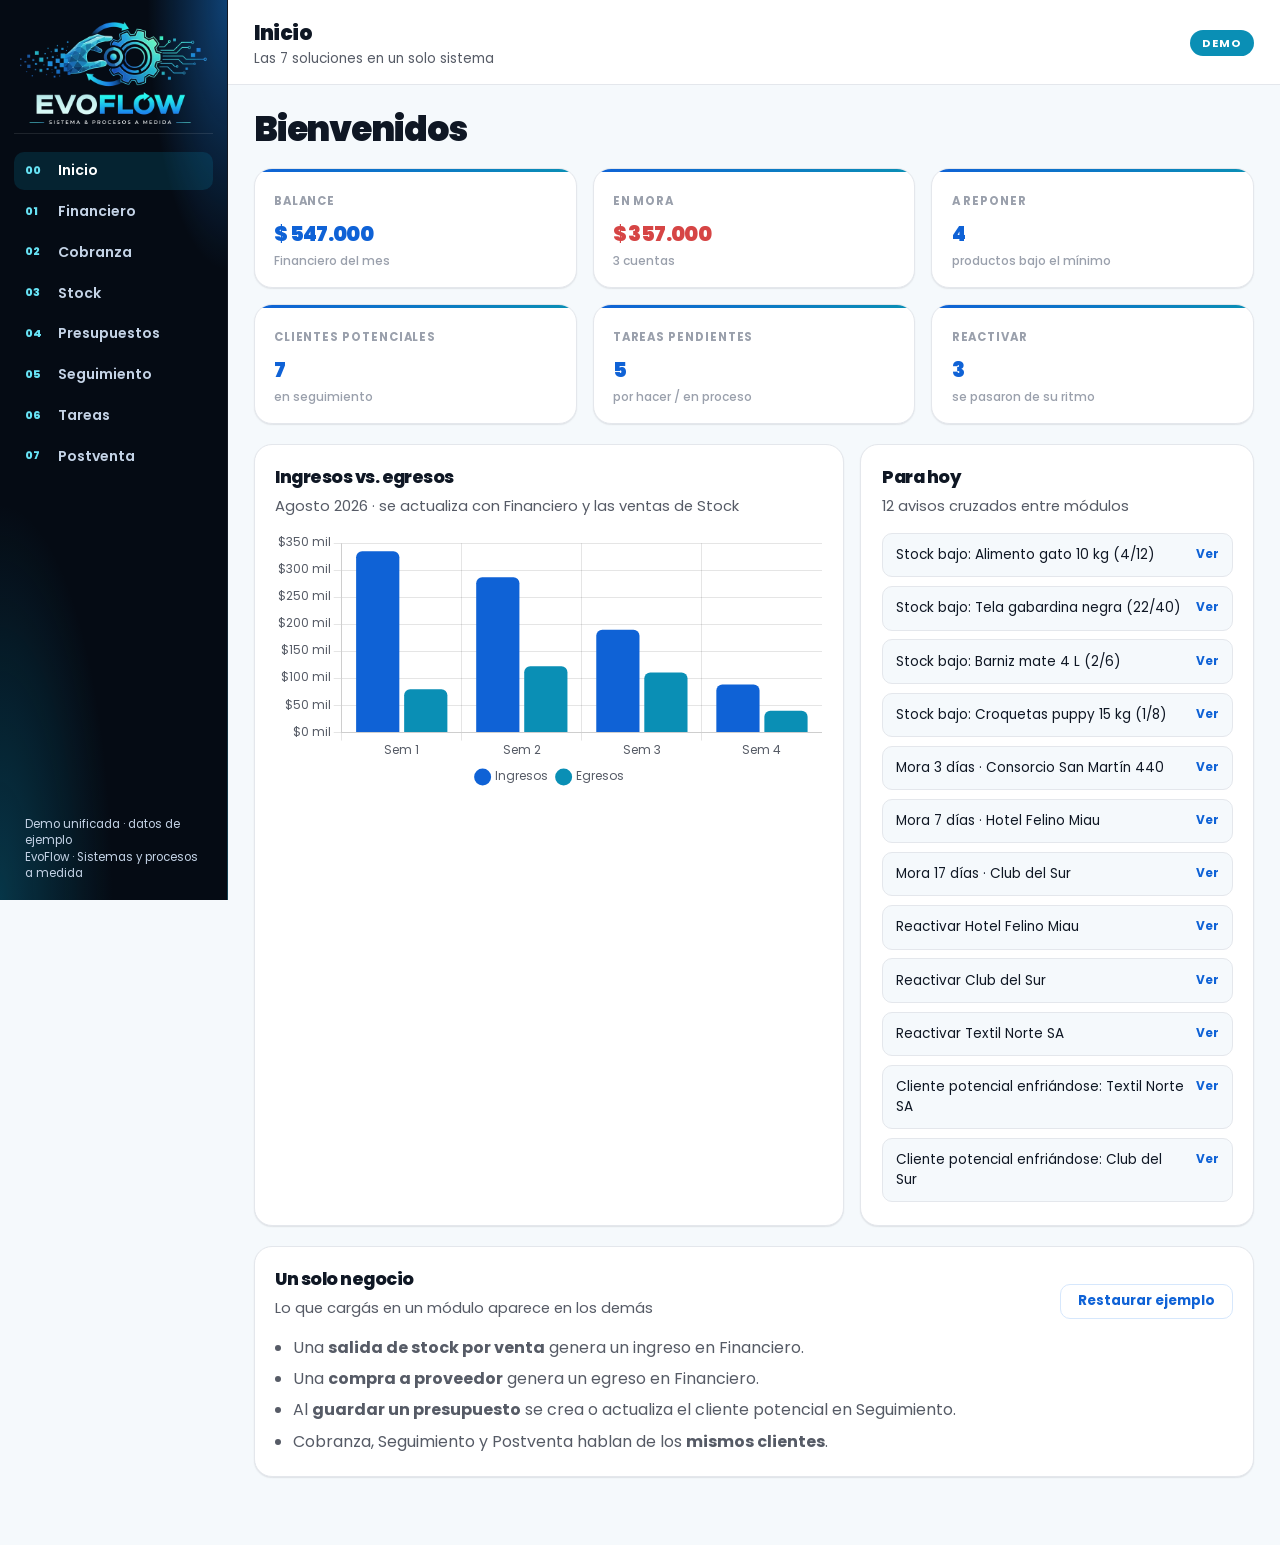
<file: demos/gestion/index.html>
<!DOCTYPE html>
<html lang="es">
<head>
  <meta charset="UTF-8" />
  <meta name="viewport" content="width=device-width, initial-scale=1.0" />
  <title>EvoFlow · Demo de sistema completo</title>
  <link rel="icon" type="image/png" href="../branding/assets/evoflow-icon.png" />
  <meta name="robots" content="noindex" />
  <meta name="theme-color" content="#050B14" />
  <link rel="preconnect" href="https://fonts.googleapis.com" />
  <link rel="preconnect" href="https://fonts.gstatic.com" crossorigin />
  <link href="https://fonts.googleapis.com/css2?family=Poppins:ital,wght@0,400;0,500;0,600;0,700;0,800;0,900;1,400&display=swap" rel="stylesheet" />
  <link rel="stylesheet" href="../branding/colors_and_type.css" />
  <link rel="stylesheet" href="../branding/app.css" />
  <link rel="stylesheet" href="style.css" />
</head>
<body class="app">
  <aside class="sidebar">
    <div class="sidebar__brand">
      <img src="../branding/assets/evoflow-full.webp" alt="EvoFlow" width="196" height="107" />
    </div>
    <nav class="sidebar__nav" id="menu">
      <a href="#inicio" data-view="inicio" class="on"><span>00</span> Inicio</a>
      <a href="#financiero" data-view="financiero"><span>01</span> Financiero</a>
      <a href="#cobranza" data-view="cobranza"><span>02</span> Cobranza</a>
      <a href="#stock" data-view="stock"><span>03</span> Stock</a>
      <a href="#presupuestos" data-view="presupuestos"><span>04</span> Presupuestos</a>
      <a href="#crm" data-view="crm"><span>05</span> Seguimiento</a>
      <a href="#tareas" data-view="tareas"><span>06</span> Tareas</a>
      <a href="#postventa" data-view="postventa"><span>07</span> Postventa</a>
    </nav>
    <p class="sidebar__foot">Demo unificada · datos de ejemplo<br />EvoFlow · Sistemas y procesos a medida</p>
  </aside>

  <div class="shell">
    <header class="topbar">
      <button type="button" class="ghost sm" id="btnMenu">Menú</button>
      <div>
        <h1 id="topTitulo">Inicio</h1>
        <p id="topSub">Las 7 soluciones en un solo sistema</p>
      </div>
      <span class="badge">Demo</span>
    </header>

    <div class="content">
      <!-- INICIO -->
      <section class="view on" id="view-inicio">
        <header class="page-head">
          <h2>Bienvenidos</h2>
        </header>
        <section class="kpis home" id="home-kpis"></section>
        <section class="home-grid">
          <article class="panel">
            <div class="panel-head">
              <h2>Ingresos vs. egresos</h2>
              <p>Agosto 2026 · se actualiza con Financiero y las ventas de Stock</p>
            </div>
            <div class="chart-box chart-box--wide">
              <canvas id="homeChart"></canvas>
            </div>
          </article>
          <article class="panel" id="home-alertas"></article>
        </section>
        <section class="panel">
          <div class="panel-head row">
            <div>
              <h2>Un solo negocio</h2>
              <p>Lo que cargás en un módulo aparece en los demás</p>
            </div>
            <button type="button" class="ghost" id="btnReset">Restaurar ejemplo</button>
          </div>
          <ul class="links">
            <li>Una <strong>salida de stock por venta</strong> genera un ingreso en Financiero.</li>
            <li>Una <strong>compra a proveedor</strong> genera un egreso en Financiero.</li>
            <li>Al <strong>guardar un presupuesto</strong> se crea o actualiza el cliente potencial en Seguimiento.</li>
            <li>Cobranza, Seguimiento y Postventa hablan de los <strong>mismos clientes</strong>.</li>
          </ul>
        </section>
      </section>

      <!-- FINANCIERO -->
      <section class="view" id="view-financiero">
        <section class="kpis" id="fin-kpis"></section>
        <section class="panel">
          <div class="panel-head">
            <h2>Ingresos vs. egresos por semana</h2>
            <p>Barras agrupadas · incluye ventas y compras registradas desde Stock</p>
          </div>
          <div class="chart-box chart-box--wide"><canvas id="chartSemanas"></canvas></div>
        </section>
        <section class="charts-grid">
          <article class="panel">
            <div class="panel-head"><h2>Balance acumulado</h2><p>Línea · mes día a día</p></div>
            <div class="chart-box"><canvas id="chartLinea"></canvas></div>
          </article>
          <article class="panel">
            <div class="panel-head"><h2>Flujo acumulado</h2><p>Área · ingresos y egresos</p></div>
            <div class="chart-box"><canvas id="chartArea"></canvas></div>
          </article>
        </section>
        <section class="charts-grid tres">
          <article class="panel">
            <div class="panel-head"><h2>Ingresos por categoría</h2><p>Torta</p></div>
            <div class="chart-box"><canvas id="chartTorta"></canvas></div>
          </article>
          <article class="panel">
            <div class="panel-head"><h2>Egresos por categoría</h2><p>Dona</p></div>
            <div class="chart-box"><canvas id="chartDona"></canvas></div>
          </article>
          <article class="panel">
            <div class="panel-head"><h2>Gasto sobre ingresos</h2><p>Gauge</p></div>
            <div class="chart-box gauge-wrap">
              <canvas id="chartGauge"></canvas>
              <div class="gauge-center" id="gaugeLabel"></div>
            </div>
          </article>
        </section>
        <section class="charts-grid">
          <article class="panel">
            <div class="panel-head"><h2>Ranking de categorías</h2><p>Barras horizontales</p></div>
            <div class="chart-box"><canvas id="chartHorizontal"></canvas></div>
          </article>
          <article class="panel">
            <div class="panel-head"><h2>Peso de cada rubro</h2><p>Polar</p></div>
            <div class="chart-box"><canvas id="chartPolar"></canvas></div>
          </article>
        </section>
        <section class="panel">
          <div class="panel-head row">
            <div><h2>Movimientos</h2><p>ABM · filtro por categoría</p></div>
            <div class="head-actions">
              <label class="filtro">Categoría <select id="fin-filtro"></select></label>
              <button type="button" id="fin-nuevo">Nuevo movimiento</button>
            </div>
          </div>
          <div class="tabla-wrap">
            <table>
              <thead>
                <tr><th>Fecha</th><th>Tipo</th><th>Categoría</th><th>Descripción</th><th class="num">Monto</th><th>ABM</th></tr>
              </thead>
              <tbody id="fin-tabla"></tbody>
            </table>
          </div>
        </section>
      </section>

      <!-- COBRANZA -->
      <section class="view" id="view-cobranza">
        <section class="kpis" id="cob-kpis"></section>
        <section class="layout">
          <article class="panel">
            <div class="panel-head row">
              <div><h2>Cuentas por cobrar</h2><p>Semáforo de mora · mismo cliente que en Seguimiento y Postventa</p></div>
              <button type="button" id="cob-nuevo">Nueva cuenta</button>
            </div>
            <div class="tabla-wrap">
              <table>
                <thead>
                  <tr><th>Cliente</th><th class="num">Monto</th><th>Vencimiento</th><th>Días de mora</th><th>Estado</th><th>ABM</th></tr>
                </thead>
                <tbody id="cob-tabla"></tbody>
              </table>
            </div>
          </article>
          <aside class="preview" id="cob-aviso"></aside>
        </section>
      </section>

      <!-- STOCK -->
      <section class="view" id="view-stock">
        <section class="kpis cuatro" id="stk-kpis"></section>
        <section class="layout stock-layout">
          <article class="panel">
            <div class="panel-head row">
              <div><h2>Productos</h2><p>Una venta descuenta stock y suma un ingreso en Financiero</p></div>
              <div class="acciones">
                <button type="button" class="ghost danger" id="stk-borrar-sel" hidden>Borrar seleccionados</button>
                <button type="button" id="stk-nuevo">Nuevo producto</button>
              </div>
            </div>
            <div class="toolbar">
              <input type="search" id="stk-q" placeholder="Buscar SKU, producto o proveedor" />
              <select id="stk-cat"></select>
              <select id="stk-prov"></select>
              <select id="stk-est">
                <option value="todos">Todos los estados</option>
                <option value="ok">OK</option>
                <option value="reponer">A reponer</option>
              </select>
            </div>
            <div class="tabla-wrap">
              <table>
                <thead>
                  <tr>
                    <th class="check"><input type="checkbox" id="stk-all" /></th>
                    <th><button type="button" class="th-sort" data-sort="sku">SKU</button></th>
                    <th><button type="button" class="th-sort" data-sort="nombre">Producto</button></th>
                    <th>Categoría</th>
                    <th>Proveedor</th>
                    <th class="num"><button type="button" class="th-sort" data-sort="stock">Stock</button></th>
                    <th class="num">Mín.</th>
                    <th>Estado</th>
                    <th>ABM</th>
                  </tr>
                </thead>
                <tbody id="stk-tabla"></tbody>
              </table>
            </div>
            <p class="hint" id="stk-hint"></p>
          </article>
          <aside class="side">
            <article class="panel" id="stk-lista"></article>
            <article class="panel" id="stk-movs"></article>
          </aside>
        </section>
      </section>

      <!-- PRESUPUESTOS -->
      <section class="view" id="view-presupuestos">
        <main class="layout wide pre-layout">
          <form class="panel" id="pre-form">
            <h2>Armar presupuesto</h2>
            <label>Cliente <input type="text" id="pre-cliente" value="Familia Pérez" list="listaClientes" /></label>
            <label>Producto / servicio <input type="text" id="pre-producto" value="Mesa de comedor 6 pax" /></label>
            <label>Cantidad <input type="number" id="pre-cantidad" min="1" value="1" /></label>
            <fieldset>
              <legend>Materiales</legend>
              <div id="pre-materiales"></div>
              <button type="button" class="ghost" id="pre-add">+ Material</button>
            </fieldset>
            <label>Mano de obra (ARS) <input type="number" id="pre-mano" min="0" value="85000" /></label>
            <div class="acciones-form">
              <button type="button" id="pre-guardar">Guardar y enviar a Seguimiento</button>
              <button type="button" class="ghost" id="pre-nuevo">Nuevo</button>
            </div>
            <p class="hint">Al guardar se crea o actualiza el cliente potencial en Seguimiento (etapa Interesado).</p>
          </form>
          <article class="panel presupuesto">
            <div class="print-bar"><button type="button" id="pre-print">Imprimir presupuesto</button></div>
            <div id="pre-doc"></div>
          </article>
          <section class="panel historial">
            <h2>Historial</h2>
            <div class="tabla-wrap">
              <table>
                <thead>
                  <tr><th>Cliente</th><th>Producto / servicio</th><th>Cant.</th><th class="num">Total</th><th>ABM</th></tr>
                </thead>
                <tbody id="pre-tabla"></tbody>
              </table>
            </div>
          </section>
        </main>
      </section>

      <!-- Seguimiento de clientes -->
      <section class="view" id="view-crm">
        <div class="page-head crm-head">
          <div>
            <p class="leyenda">Nuevo → Contactado → Interesado → Esperando respuesta → Cerrado / Perdido</p>
          </div>
          <button type="button" id="crm-nuevo">Nuevo cliente potencial</button>
        </div>
        <section class="kanban crm-kanban" id="crm-tablero"></section>
      </section>

      <!-- TAREAS -->
      <section class="view" id="view-tareas">
        <div class="page-head crm-head">
          <p class="leyenda">Arrastrá entre columnas · las vencidas aparecen en Inicio</p>
          <button type="button" id="tar-nuevo">Nueva tarea</button>
        </div>
        <section class="kanban tar-kanban" id="tar-tablero"></section>
      </section>

      <!-- POSTVENTA -->
      <section class="view" id="view-postventa">
        <section class="kpis pos-kpis" id="pos-kpis"></section>
        <section class="layout pos-layout">
          <article class="panel listado">
            <div class="panel-head row">
              <div><h2>Clientes</h2><p>Ciclo de recompra · mismos nombres que Cobranza y Seguimiento</p></div>
              <button type="button" id="pos-nuevo">Nuevo cliente</button>
            </div>
            <div class="chips" id="pos-chips"></div>
            <div class="clientes" id="pos-lista"></div>
          </article>
          <aside class="preview" id="pos-preview"></aside>
        </section>
      </section>
    </div>
  </div>

  <datalist id="listaClientes"></datalist>

  <dialog class="modal" id="modal-fin">
    <form id="form-fin">
      <h2 id="fin-titulo">Nuevo movimiento</h2>
      <input type="hidden" id="fin-id" />
      <label>Fecha <input type="date" id="fin-fecha" required /></label>
      <label>Tipo
        <select id="fin-tipo">
          <option value="ingreso">Ingreso</option>
          <option value="egreso">Egreso</option>
        </select>
      </label>
      <label>Categoría <input type="text" id="fin-cat" required /></label>
      <label>Descripción <input type="text" id="fin-desc" required /></label>
      <label>Monto <input type="number" id="fin-monto" min="1" required /></label>
      <div class="modal-acciones">
        <button type="submit">Guardar</button>
        <button type="button" class="ghost" data-close="modal-fin">Cancelar</button>
      </div>
    </form>
  </dialog>

  <dialog class="modal" id="modal-cob">
    <form id="form-cob">
      <h2 id="cob-titulo">Nueva cuenta</h2>
      <input type="hidden" id="cob-id" />
      <label>Cliente <input type="text" id="cob-cliente" required list="listaClientes" /></label>
      <label>Monto <input type="number" id="cob-monto" min="1" required /></label>
      <label>Vencimiento <input type="date" id="cob-vto" required /></label>
      <div class="modal-acciones">
        <button type="submit">Guardar</button>
        <button type="button" class="ghost" data-close="modal-cob">Cancelar</button>
      </div>
    </form>
  </dialog>

  <dialog class="modal wide" id="modal-stk">
    <form id="form-stk">
      <h2 id="stk-titulo">Nuevo producto</h2>
      <p class="form-error" id="stk-error" hidden></p>
      <input type="hidden" id="stk-id" />
      <div class="form-grid">
        <label>SKU <input type="text" id="stk-sku" required placeholder="ALI-001" /></label>
        <label>Categoría <select id="stk-categoria"></select></label>
        <label class="full">Producto <input type="text" id="stk-nombre" required /></label>
        <label>Proveedor <input type="text" id="stk-proveedor" required list="listaProveedores" /></label>
        <label>Unidad
          <select id="stk-unidad">
            <option>unidad</option><option>bolsa</option><option>caja</option>
            <option>kg</option><option>litro</option><option>metro</option>
          </select>
        </label>
        <label>Stock actual <input type="number" id="stk-stock" min="0" required /></label>
        <label>Stock mínimo <input type="number" id="stk-min" min="0" required /></label>
        <label>Precio (ARS) <input type="number" id="stk-precio" min="0" required /></label>
        <label>Ubicación <input type="text" id="stk-ubi" /></label>
      </div>
      <datalist id="listaProveedores"></datalist>
      <div class="modal-acciones">
        <button type="submit">Guardar</button>
        <button type="button" class="ghost" data-close="modal-stk">Cancelar</button>
      </div>
    </form>
  </dialog>

  <dialog class="modal" id="modal-mov">
    <form id="form-mov">
      <h2 id="mov-titulo">Movimiento de stock</h2>
      <p class="hint" id="mov-prod"></p>
      <p class="form-error" id="mov-error" hidden></p>
      <input type="hidden" id="mov-id" />
      <input type="hidden" id="mov-tipo" />
      <label>Cantidad <input type="number" id="mov-cant" min="1" value="1" required /></label>
      <label>Motivo <select id="mov-motivo"></select></label>
      <div class="modal-acciones">
        <button type="submit">Registrar</button>
        <button type="button" class="ghost" data-close="modal-mov">Cancelar</button>
      </div>
    </form>
  </dialog>

  <dialog class="modal" id="modal-crm">
    <form id="form-crm">
      <h2 id="crm-titulo">Nuevo cliente potencial</h2>
      <input type="hidden" id="crm-id" />
      <label>Nombre / empresa <input type="text" id="crm-nombre" required list="listaClientes" /></label>
      <label>Origen
        <select id="crm-origen">
          <option>Instagram</option><option>WhatsApp</option><option>Web</option>
          <option>Referido</option><option>Feria</option><option>Presupuesto</option>
        </select>
      </label>
      <label>Detalle <input type="text" id="crm-detalle" required /></label>
      <label>Etapa
        <select id="crm-etapa">
          <option value="nuevo">Nuevo</option>
          <option value="contactado">Contactado</option>
          <option value="interesado">Interesado</option>
          <option value="esperando">Esperando respuesta</option>
          <option value="cerrado">Cerrado / Perdido</option>
        </select>
      </label>
      <div class="modal-acciones">
        <button type="submit">Guardar</button>
        <button type="button" class="ghost" data-close="modal-crm">Cancelar</button>
      </div>
    </form>
  </dialog>

  <dialog class="modal" id="modal-tar">
    <form id="form-tar">
      <h2 id="tar-titulo">Nueva tarea</h2>
      <input type="hidden" id="tar-id" />
      <label>Título <input type="text" id="tar-tit" required /></label>
      <label>Responsable <input type="text" id="tar-persona" required /></label>
      <label>Prioridad
        <select id="tar-prio">
          <option value="alta">Alta</option>
          <option value="media">Media</option>
          <option value="baja">Baja</option>
        </select>
      </label>
      <label>Fecha límite <input type="date" id="tar-limite" required /></label>
      <label>Estado
        <select id="tar-estado">
          <option value="todo">Por hacer</option>
          <option value="doing">En proceso</option>
          <option value="done">Hecho</option>
        </select>
      </label>
      <div class="modal-acciones">
        <button type="submit">Guardar</button>
        <button type="button" class="ghost" data-close="modal-tar">Cancelar</button>
      </div>
    </form>
  </dialog>

  <dialog class="modal" id="modal-pos">
    <form id="form-pos">
      <h2 id="pos-titulo">Nuevo cliente</h2>
      <input type="hidden" id="pos-id" />
      <label>Cliente <input type="text" id="pos-nombre" required list="listaClientes" /></label>
      <label>Última compra <input type="date" id="pos-ultima" required /></label>
      <label>Frecuencia (días) <input type="number" id="pos-freq" min="1" required /></label>
      <label>Producto / servicio <input type="text" id="pos-prod" required /></label>
      <div class="modal-acciones">
        <button type="submit">Guardar</button>
        <button type="button" class="ghost" data-close="modal-pos">Cancelar</button>
      </div>
    </form>
  </dialog>

  <script src="chart.umd.min.js"></script>
  <script src="app.js"></script>
</body>
</html>
</file>
<file: demos/branding/colors_and_type.css>
/* ============================================================
   EvoFlow — Design Foundations
   Colors, Typography, Spacing, Radii, Shadows
   Roboto is SELF-HOSTED below (variable font, weights 100–900 +
   italics). Just link this stylesheet — no CDN / webfont <link> needed.
   ============================================================ */

:root {
  /* ---------- BRAND CORE ---------- */
  --cyan:      #0A8FB5;   /* primary accent  (RGB 239 122 30) */
  --blue:        #0F62D6;   /* primary brand   (RGB 32 62 127)  */
  --black:       #000000;
  --white:       #FFFFFF;

  /* ---------- CYAN SCALE ---------- */
  --cyan-700:  #0B6482;   /* pressed / deep   */
  --cyan-600:  #0980A0;   /* hover            */
  --cyan-500:  #0A8FB5;   /* base = --cyan  */
  --cyan-300:  #67E3F5;   /* tint             */
  --cyan-100:  #CDF6FC;   /* wash / highlight bg */
  --cyan-050:  #ECFCFE;   /* faint surface    */

  /* ---------- BLUE SCALE ---------- */
  --blue-900:    #0A2A5C;   /* deepest          */
  --blue-700:    #0B4DAF;   /* pressed          */
  --blue-600:    #1272E8;   /* hover            */
  --blue-500:    #0F62D6;   /* base = --blue    */
  --blue-300:    #7DB2F0;   /* muted            */
  --blue-100:    #D6E7FC;   /* tint             */
  --blue-050:    #EEF5FE;   /* faint surface    */

  /* ---------- NEUTRALS (warm-cool balanced) ---------- */
  --ink:         #0F1724;   /* near-black text on light */
  --gray-800:    #2C2F36;
  --gray-600:    #565B66;   /* secondary text   */
  --gray-400:    #9AA0AC;   /* tertiary / placeholder */
  --gray-300:    #C7CBD3;   /* borders strong   */
  --gray-200:    #E4E7EC;   /* borders / hairline */
  --gray-100:    #F1F3F6;   /* surface alt      */
  --gray-050:    #F5F9FC;   /* page surface     */

  /* ---------- SEMANTIC ---------- */
  --fg-1:        var(--ink);       /* primary text on light  */
  --fg-2:        var(--gray-600);  /* secondary text         */
  --fg-3:        var(--gray-400);  /* tertiary / hints       */
  --fg-on-dark:  var(--white);     /* primary text on dark   */
  --fg-on-dark-2:#C4D3E6;          /* secondary text on dark */

  --bg-1:        var(--white);     /* base surface           */
  --bg-2:        var(--gray-050);  /* page background        */
  --bg-3:        var(--gray-100);  /* sunken / alt           */
  --bg-dark:     #050B14;          /* dark canvas            */
  --bg-blue:     var(--blue-500);  /* solid blue surface     */

  --border:      var(--gray-200);
  --border-strong:var(--gray-300);

  --accent:      var(--cyan);    /* default interactive accent */
  --accent-hover:var(--cyan-600);
  --accent-press:var(--cyan-700);
  --link:        var(--blue-500);
  --focus-ring:  rgba(10,143,181,.45);

  --success:     #2E9E5B;
  --warning:     #E4A11B;
  --danger:      #D64545;

  /* ---------- TYPOGRAPHY ---------- */
  --font-sans:   "Poppins", "Helvetica Neue", Arial, system-ui, sans-serif;

  /* weights */
  --w-regular: 400; /* @kind other */
  --w-medium:  500; /* @kind other */
  --w-bold:    700; /* @kind other */
  --w-black:   900; /* @kind other */

  /* fluid type scale (1.250 major-third), clamp(min, fluid, max) */
  --t-display: clamp(3rem, 1.6rem + 6vw, 6rem); /* @kind other */
  --t-h1:      clamp(2.25rem, 1.3rem + 3.6vw, 3.5rem); /* @kind other */
  --t-h2:      clamp(1.75rem, 1.2rem + 2.2vw, 2.5rem); /* @kind other */
  --t-h3:      clamp(1.375rem, 1.05rem + 1.2vw, 1.75rem); /* @kind other */
  --t-h4:      1.25rem;     /* @kind other */
  --t-lead:    1.25rem; /* @kind other */
  --t-body:    1rem; /* @kind other */
  --t-small:   0.875rem;    /* @kind other */
  --t-caption: 0.75rem;     /* @kind other */
  --t-eyebrow: 0.8125rem; /* @kind other */

  --lh-tight:  1.04; /* @kind other */
  --lh-snug:   1.15; /* @kind other */
  --lh-normal: 1.55; /* @kind other */

  --ls-display: -0.02em; /* @kind other */
  --ls-eyebrow: 0.14em; /* @kind other */

  /* ---------- SPACING (4px base) ---------- */
  --sp-1: 0.25rem;  --sp-2: 0.5rem;  --sp-3: 0.75rem; --sp-4: 1rem;
  --sp-5: 1.5rem;   --sp-6: 2rem;    --sp-8: 3rem;    --sp-10: 4rem;
  --sp-12: 6rem;    --sp-16: 8rem;

  /* ---------- RADII ---------- */
  --r-xs: 4px;   --r-sm: 8px;   --r-md: 12px;  --r-lg: 18px;
  --r-xl: 28px;  --r-pill: 999px;

  /* ---------- SHADOWS / ELEVATION ---------- */
  --sh-1: 0 1px 2px rgba(21,23,28,.06), 0 1px 1px rgba(21,23,28,.04);
  --sh-2: 0 4px 12px rgba(21,23,28,.08), 0 1px 3px rgba(21,23,28,.05);
  --sh-3: 0 12px 32px rgba(21,23,28,.12), 0 4px 10px rgba(21,23,28,.06);
  --sh-cyan: 0 10px 30px rgba(10,143,181,.32);
  --sh-blue:   0 10px 30px rgba(15,98,214,.28);
  --glow-light: 0 0 60px rgba(255,255,255,.55);   /* logo glow on dark */

  /* ---------- MOTION ---------- */
  --ease:      cubic-bezier(.22,.61,.36,1); /* @kind other */
  --ease-soft: cubic-bezier(.4,0,.2,1); /* @kind other */
  --dur-fast:  140ms; /* @kind other */
  --dur:       220ms; /* @kind other */
  --dur-slow:  420ms; /* @kind other */
}

/* ============================================================
   SEMANTIC ELEMENT DEFAULTS
   (opt-in: wrap content in .sf-type to apply, or copy rules)
   ============================================================ */
.sf-type {
  font-family: var(--font-sans);
  color: var(--fg-1);
  font-size: var(--t-body);
  line-height: var(--lh-normal);
  -webkit-font-smoothing: antialiased;
  text-rendering: optimizeLegibility;
}
.sf-type h1, .display { font-weight: var(--w-black); font-size: var(--t-h1); line-height: var(--lh-snug); letter-spacing: var(--ls-display); }
.sf-type h2 { font-weight: var(--w-black); font-size: var(--t-h2); line-height: var(--lh-snug); letter-spacing: var(--ls-display); }
.sf-type h3 { font-weight: var(--w-bold);  font-size: var(--t-h3); line-height: var(--lh-snug); }
.sf-type h4 { font-weight: var(--w-bold);  font-size: var(--t-h4); line-height: var(--lh-snug); }
.sf-type p  { font-weight: var(--w-regular); font-size: var(--t-body); line-height: var(--lh-normal); color: var(--fg-2); }
.sf-type a  { color: var(--link); text-decoration: none; }
.sf-type a:hover { text-decoration: underline; }

/* Hero statement — the brand's signature huge bold headline */
.statement {
  font-family: var(--font-sans);
  font-weight: var(--w-black);
  font-size: var(--t-display);
  line-height: var(--lh-tight);
  letter-spacing: var(--ls-display);
  text-wrap: balance;
}
/* Uppercase statement variant (used on full-bleed gradient slides) */
.statement--upper { text-transform: uppercase; letter-spacing: 0.005em; }

/* Eyebrow / kicker label */
.eyebrow {
  font-family: var(--font-sans);
  font-weight: var(--w-bold);
  font-size: var(--t-eyebrow);
  letter-spacing: var(--ls-eyebrow);
  text-transform: uppercase;
  color: var(--cyan);
}

/* Accent word highlight — solid box behind a key word (signature motif) */
.hl {
  background: var(--cyan);
  color: var(--white);
  padding: 0.02em 0.22em;
  border-radius: var(--r-xs);
  box-decoration-break: clone;
  -webkit-box-decoration-break: clone;
}
.hl--text { color: var(--cyan); background: none; padding: 0; } /* just cyan ink */

/* Grain overlay — apply to a ::after on gradient surfaces */
.grain::after {
  content: "";
  position: absolute; inset: 0;
  
  background-size: 320px 320px;
  opacity: .5;
  mix-blend-mode: overlay;
  pointer-events: none;
}

/* Signature soft gradients */
.bg-grad-light { background:
  radial-gradient(120% 120% at 0% 100%, var(--cyan-100) 0%, transparent 45%),
  radial-gradient(120% 120% at 100% 0%, var(--blue-050) 0%, transparent 50%),
  var(--white); }
.bg-grad-dark { background:
  radial-gradient(90% 90% at 15% 100%, rgba(10,143,181,.55) 0%, transparent 45%),
  radial-gradient(80% 80% at 90% 10%, rgba(58,110,210,.55) 0%, transparent 45%),
  var(--bg-dark); }
</file>
<file: demos/branding/app.css>
/* EvoFlow — chrome compartido de las demos */

:root {
  --brand: var(--blue);
  --bg: var(--bg-2);
  --surface: var(--white);
  --muted: var(--gray-600);
  --line: var(--border);
  --ingreso: var(--success);
  --egreso: var(--danger);
}

*, *::before, *::after { box-sizing: border-box; margin: 0; padding: 0; }

body {
  font-family: "Poppins", var(--font-sans);
  background: var(--bg-2);
  color: var(--fg-1);
  min-height: 100vh;
  -webkit-font-smoothing: antialiased;
}

h1, h2, h3 {
  font-family: inherit;
  font-weight: 800;
  letter-spacing: -0.03em;
  color: var(--ink);
}

img { display: block; max-width: 100%; }

/* ---------- NAV ---------- */
.nav {
  background: var(--bg-dark);
  background-image:
    radial-gradient(ellipse 80% 120% at 0% 120%, rgba(10, 143, 181, 0.35) 0%, transparent 55%),
    radial-gradient(ellipse 60% 100% at 100% 0%, rgba(15, 98, 214, 0.7) 0%, transparent 50%);
  border-bottom: 1px solid rgba(255, 255, 255, 0.06);
}
.nav__inner {
  max-width: 1180px;
  margin: 0 auto;
  padding: 0 2rem;
  min-height: 64px;
  display: flex;
  align-items: center;
  justify-content: space-between;
  gap: 1rem;
}
.nav__brand {
  display: flex;
  align-items: center;
  gap: 14px;
}
.nav__brand img { height: 32px; width: auto; }
.nav__mod {
  color: var(--fg-on-dark-2);
  font-size: 0.8125rem;
  font-weight: 600;
  letter-spacing: 0.04em;
  padding-left: 14px;
  border-left: 1px solid rgba(255, 255, 255, 0.14);
}
.nav__right { display: flex; align-items: center; gap: 0.75rem; }
.nav__bar {
  height: 3px;
  background: linear-gradient(90deg, var(--blue) 0%, var(--cyan) 100%);
}

.badge {
  display: inline-flex;
  align-items: center;
  background: var(--cyan);
  color: var(--white);
  font-size: 0.7rem;
  font-weight: 700;
  letter-spacing: 0.1em;
  text-transform: uppercase;
  padding: 0.28rem 0.75rem;
  border-radius: var(--r-pill);
}

/* ---------- PAGE ---------- */
.page-head {
  max-width: 1180px;
  margin: 0 auto;
  padding: 1.75rem 2rem 0.35rem;
}
.page-head h1 {
  font-weight: 900;
  font-size: clamp(1.55rem, 1.15rem + 1.4vw, 2.15rem);
}
.page-head p { color: var(--fg-2); margin-top: 0.3rem; font-size: 0.95rem; }

main { padding: 1.15rem 2rem 3rem; max-width: 1180px; margin: 0 auto; }

/* ---------- KPI / PANELS ---------- */
.kpis {
  display: grid;
  grid-template-columns: repeat(3, 1fr);
  gap: 1rem;
  margin-bottom: 1.25rem;
}
.kpi {
  background: var(--white);
  border: 1px solid var(--border);
  border-radius: var(--r-lg);
  padding: 1.1rem 1.2rem;
  box-shadow: var(--sh-1);
  position: relative;
  overflow: hidden;
}
.kpi::before {
  content: "";
  position: absolute;
  left: 0; top: 0; right: 0;
  height: 3px;
  background: linear-gradient(90deg, var(--blue), var(--cyan));
}
.kpi span {
  color: var(--fg-3);
  font-size: 0.72rem;
  font-weight: 700;
  text-transform: uppercase;
  letter-spacing: 0.08em;
}
.kpi strong {
  display: block;
  font-size: 1.5rem;
  margin-top: 0.35rem;
  font-weight: 900;
  letter-spacing: -0.03em;
  color: var(--blue);
}
.kpi.ingreso strong { color: var(--success); }
.kpi.egreso strong { color: var(--danger); }
.kpi.balance strong { color: var(--blue); }

.panel {
  background: var(--white);
  border: 1px solid var(--border);
  border-radius: var(--r-lg);
  padding: 1.2rem 1.3rem 1.4rem;
  box-shadow: var(--sh-1);
  margin-bottom: 1.25rem;
}
.panel-head { margin-bottom: 1rem; }
.panel-head.row,
.head-actions {
  display: flex;
  justify-content: space-between;
  align-items: flex-end;
  gap: 1rem;
}
.panel-head p { color: var(--fg-2); font-size: 0.92rem; margin-top: 0.2rem; }
.panel h2 { font-size: 1.1rem; margin-bottom: 0.35rem; }

/* ---------- FORMS ---------- */
label, legend {
  display: block;
  font-size: 0.75rem;
  font-weight: 700;
  color: var(--fg-3);
  text-transform: uppercase;
  letter-spacing: 0.06em;
  margin-top: 0.8rem;
}
input, select, textarea {
  display: block;
  width: 100%;
  margin-top: 0.3rem;
  font: inherit;
  color: var(--ink);
  padding: 0.5rem 0.7rem;
  border: 1.5px solid var(--border);
  border-radius: var(--r-sm);
  background: var(--white);
}
input:focus, select:focus, textarea:focus {
  outline: none;
  border-color: var(--cyan);
  box-shadow: 0 0 0 3px var(--focus-ring);
}
.filtro {
  display: flex;
  flex-direction: column;
  gap: 0.3rem;
  font-size: 0.75rem;
  font-weight: 700;
  color: var(--fg-3);
  text-transform: uppercase;
  letter-spacing: 0.06em;
}
.filtro select { min-width: 180px; }

/* ---------- BUTTONS ---------- */
button {
  font: inherit;
  font-weight: 700;
  font-size: 0.84rem;
  border: 1.5px solid transparent;
  border-radius: 10px;
  background: var(--cyan);
  color: var(--white);
  padding: 0.52rem 1.05rem;
  cursor: pointer;
  white-space: nowrap;
  line-height: 1.2;
  transition: background var(--dur-fast), border-color var(--dur-fast), color var(--dur-fast), transform var(--dur-fast), box-shadow var(--dur-fast);
}
button:hover {
  background: var(--cyan-600);
  transform: translateY(-1px);
  box-shadow: 0 6px 16px rgba(10, 143, 181, 0.28);
}
button:active { transform: translateY(0); box-shadow: none; }
button.ghost {
  background: var(--white);
  color: var(--blue);
  border-color: var(--blue-100);
  box-shadow: none;
}
button.ghost:hover {
  background: var(--blue-050);
  border-color: var(--blue);
  color: var(--blue);
  box-shadow: none;
}
button.danger {
  background: #FDECEC;
  color: var(--danger);
  border-color: transparent;
  box-shadow: none;
}
button.danger:hover {
  background: var(--danger);
  color: var(--white);
  filter: none;
  box-shadow: none;
}
button.sm {
  font-size: 0.72rem;
  font-weight: 600;
  padding: 0.34rem 0.7rem;
  border-radius: 8px;
}
button.sm:hover { transform: none; box-shadow: none; }
button.icon {
  padding: 0.4rem 0.5rem;
  margin-top: 0;
  background: var(--blue-050);
  color: var(--blue);
  border-radius: var(--r-sm);
  box-shadow: none;
}
button.icon:hover { background: var(--blue-100); box-shadow: none; transform: none; }
.acciones {
  display: flex;
  gap: 0.35rem;
  flex-wrap: nowrap;
  align-items: center;
}
.acciones button { box-shadow: none; }

/* ---------- TABLES ---------- */
.tabla-wrap { overflow-x: auto; }
table { width: 100%; border-collapse: collapse; font-size: 0.92rem; }
th, td { text-align: left; padding: 0.7rem 0.5rem; border-bottom: 1px solid var(--border); }
th {
  font-size: 0.72rem;
  text-transform: uppercase;
  letter-spacing: 0.06em;
  color: var(--fg-3);
  font-weight: 700;
}
.num { text-align: right; font-variant-numeric: tabular-nums; }

.pill {
  display: inline-block;
  padding: 0.15rem 0.55rem;
  border-radius: var(--r-pill);
  font-size: 0.72rem;
  font-weight: 700;
}
.pill.ingreso { background: #e8f6ee; color: var(--success); }
.pill.egreso { background: #fdecea; color: var(--danger); }

/* ---------- MODAL ---------- */
dialog.modal {
  border: 1px solid var(--border);
  border-radius: var(--r-lg);
  padding: 1.25rem 1.35rem;
  width: min(460px, 92vw);
  background: var(--white);
  color: var(--ink);
  box-shadow: var(--sh-3);
}
dialog.modal::backdrop { background: rgba(11, 14, 22, 0.45); }
dialog.modal h2 { font-size: 1.2rem; margin-bottom: 0.2rem; }
.modal-acciones { display: flex; gap: 0.5rem; margin-top: 1.1rem; }
.modal-acciones button { margin-top: 0; }

/* ---------- KANBAN ---------- */
.kanban {
  display: grid;
  gap: 0.85rem;
  padding: 0.35rem 0 0;
}
.columna {
  background: var(--white);
  border: 1px solid var(--border);
  border-radius: var(--r-md);
  min-height: 420px;
  padding: 0.85rem;
  box-shadow: var(--sh-1);
}
.columna.over { outline: 2px dashed var(--cyan); }
.columna header {
  display: flex;
  justify-content: space-between;
  align-items: center;
  margin-bottom: 0.7rem;
}
.columna h2 { font-size: 0.92rem; }
.count {
  font-size: 0.72rem;
  background: var(--blue-050);
  color: var(--blue);
  padding: 0.1rem 0.45rem;
  border-radius: var(--r-pill);
  font-weight: 700;
}
.tarjeta {
  background: var(--gray-050);
  border: 1px solid var(--border);
  border-radius: var(--r-md);
  padding: 0.75rem;
  margin-bottom: 0.6rem;
  cursor: grab;
  box-shadow: var(--sh-1);
}
.tarjeta:active { cursor: grabbing; }
.tarjeta h3 { font-size: 0.92rem; font-weight: 700; letter-spacing: 0; }
.tarjeta p { color: var(--fg-2); font-size: 0.8rem; margin-top: 0.25rem; }

/* ---------- LAYOUTS ---------- */
.layout {
  display: grid;
  grid-template-columns: 1.5fr 0.9fr;
  gap: 1rem;
  align-items: start;
}
.layout.wide { grid-template-columns: 0.95fr 1.05fr; }
.historial { grid-column: 1 / -1; }

.hint, .leyenda { color: var(--fg-2); font-size: 0.92rem; }

@media (max-width: 900px) {
  .kpis, .layout, .layout.wide { grid-template-columns: 1fr; }
  .nav__inner, .page-head, main, .kanban { padding-left: 1rem; padding-right: 1rem; }
  .panel-head.row, .head-actions { flex-direction: column; align-items: stretch; }
  .nav__mod { display: none; }
}
</file>
<file: demos/gestion/style.css>
/* Demo unificada — shell + módulos */

body.app {
  display: grid;
  grid-template-columns: 228px 1fr;
  min-height: 100vh;
  background: var(--bg-2);
}

.sidebar {
  background: var(--bg-dark);
  background-image:
    radial-gradient(ellipse 90% 80% at 0% 100%, rgba(10, 143, 181, 0.32) 0%, transparent 55%),
    radial-gradient(ellipse 70% 60% at 100% 0%, rgba(29, 140, 248, 0.42) 0%, transparent 50%);
  color: var(--white);
  padding: 1.15rem 0.85rem 1.2rem;
  display: flex;
  flex-direction: column;
  gap: 1.1rem;
  position: sticky;
  top: 0;
  height: 100vh;
  border-right: 1px solid rgba(255, 255, 255, 0.06);
}
.sidebar__brand {
  display: flex;
  align-items: center;
  gap: 0.7rem;
  padding: 0.2rem 0.4rem 0.6rem;
  border-bottom: 1px solid rgba(255, 255, 255, 0.1);
}
.sidebar__brand img { width: 100%; max-width: 196px; height: auto; }
.sidebar__brand span {
  font-size: 0.72rem;
  font-weight: 700;
  letter-spacing: 0.12em;
  text-transform: uppercase;
  color: var(--fg-on-dark-2);
}
.sidebar__nav { display: grid; gap: 0.2rem; }
.sidebar__nav a {
  display: flex;
  align-items: center;
  gap: 0.65rem;
  color: var(--fg-on-dark-2);
  text-decoration: none;
  font-size: 0.88rem;
  font-weight: 600;
  padding: 0.52rem 0.7rem;
  border-radius: 10px;
}
.sidebar__nav a span {
  font-size: 0.68rem;
  font-weight: 800;
  letter-spacing: 0.06em;
  color: var(--cyan-300);
  width: 1.4rem;
}
.sidebar__nav a:hover { background: rgba(255, 255, 255, 0.06); color: var(--white); }
.sidebar__nav a.on {
  background: rgba(10, 143, 181, 0.18);
  color: var(--white);
}
.sidebar__foot {
  margin-top: auto;
  font-size: 0.72rem;
  color: var(--fg-on-dark-2);
  padding: 0 0.7rem;
  line-height: 1.4;
}

.shell { min-width: 0; }
.topbar {
  display: flex;
  align-items: center;
  justify-content: space-between;
  gap: 1rem;
  padding: 1.1rem 1.6rem 0.9rem;
  border-bottom: 1px solid var(--border);
  background: var(--white);
  position: sticky;
  top: 0;
  z-index: 5;
}
.topbar h1 { font-size: 1.25rem; font-weight: 900; }
.topbar p { color: var(--fg-2); font-size: 0.85rem; margin-top: 0.1rem; }
#btnMenu { display: none; }

.content { padding: 1.2rem 1.6rem 3rem; max-width: 1280px; }
.view { display: none; }
.view.on { display: block; }
.view.on > main { padding: 0; max-width: none; }
.view .page-head { max-width: none; padding: 0 0 0.85rem; }
.view .page-head h2 {
  font-weight: 900;
  font-size: clamp(1.55rem, 1.15rem + 1.4vw, 2.15rem);
}

.home-grid {
  display: grid;
  grid-template-columns: 1.2fr 0.8fr;
  gap: 1rem;
  margin-bottom: 1.25rem;
}
.home-grid .panel { margin-bottom: 0; }
.kpis.home { grid-template-columns: repeat(3, 1fr); }
.kpis.home .kpi strong { font-size: 1.28rem; }
.kpis.home .kpi small {
  display: block;
  margin-top: 0.2rem;
  color: var(--fg-3);
  font-size: 0.75rem;
  font-weight: 500;
  text-transform: none;
  letter-spacing: 0;
}
.alertas { list-style: none; display: grid; gap: 0.55rem; margin-top: 0.7rem; }
.alertas li {
  display: flex;
  justify-content: space-between;
  gap: 0.6rem;
  align-items: flex-start;
  padding: 0.7rem 0.8rem;
  background: var(--gray-050);
  border: 1px solid var(--border);
  border-radius: 10px;
  font-size: 0.85rem;
}
.alertas a { color: var(--blue); font-weight: 700; font-size: 0.75rem; text-decoration: none; }
.links { margin-top: 0.6rem; color: var(--fg-2); padding-left: 1.1rem; display: grid; gap: 0.4rem; }

/* charts */
.charts-grid {
  display: grid;
  grid-template-columns: 1fr 1fr;
  gap: 1rem;
  margin-bottom: 1.25rem;
}
.charts-grid.tres { grid-template-columns: repeat(3, 1fr); }
.charts-grid .panel { margin-bottom: 0; }
.chart-box { position: relative; height: 240px; }
.chart-box--wide { height: 260px; }
.gauge-wrap { height: 220px; }
.gauge-center {
  position: absolute;
  left: 50%;
  top: 62%;
  transform: translate(-50%, -50%);
  text-align: center;
  pointer-events: none;
}
.gauge-center strong {
  display: block;
  font-size: 1.7rem;
  font-weight: 900;
  color: var(--blue);
  line-height: 1;
}
.gauge-center span {
  display: block;
  margin-top: 0.25rem;
  font-size: 0.72rem;
  font-weight: 700;
  letter-spacing: 0.06em;
  text-transform: uppercase;
  color: var(--fg-3);
}

/* cobranza */
.semaforo { display: inline-flex; align-items: center; gap: 0.4rem; font-weight: 700; font-size: 0.8rem; }
.dot { width: 10px; height: 10px; border-radius: 50%; }
.dot.ok { background: var(--success); }
.dot.warn { background: var(--warning); }
.dot.risk { background: var(--cyan); }
.dot.danger { background: var(--danger); }

/* stock */
.kpis.cuatro { grid-template-columns: repeat(4, 1fr); }
.stock-layout { grid-template-columns: 1.75fr 0.85fr; }
.stock-layout .panel { margin-bottom: 0; }
.side { display: grid; gap: 1rem; }
.toolbar {
  display: grid;
  grid-template-columns: 1.4fr 0.8fr 0.9fr 0.8fr;
  gap: 0.55rem;
  margin-bottom: 0.9rem;
}
.toolbar input, .toolbar select { margin-top: 0; }
.check { width: 36px; }
.check input { width: auto; margin: 0; }
.th-sort {
  background: none; border: 0; color: var(--fg-3); font: inherit;
  font-size: 0.72rem; font-weight: 700; letter-spacing: 0.06em;
  text-transform: uppercase; padding: 0; border-radius: 0; box-shadow: none;
}
.th-sort:hover { background: none; color: var(--blue); transform: none; box-shadow: none; }
.stock-cell { display: flex; align-items: center; justify-content: flex-end; gap: 0.35rem; }
.stock-cell strong { min-width: 1.6rem; text-align: right; }
tr.bajo { background: #fdecea; }
.pill.ok { background: #e8f6ee; color: var(--success); }
.pill.reponer { background: #fdecea; color: var(--danger); }
.sku { font-variant-numeric: tabular-nums; font-size: 0.8rem; color: var(--fg-2); font-weight: 600; }
.prod-meta { display: block; font-size: 0.75rem; color: var(--fg-3); font-weight: 500; }
.lista { list-style: none; margin-top: 0.8rem; display: grid; gap: 0.55rem; }
.lista li {
  background: var(--gray-050); border: 1px solid var(--border); border-radius: var(--r-sm);
  padding: 0.7rem 0.8rem; display: flex; justify-content: space-between; gap: 0.5rem;
}
.lista strong { color: var(--danger); }
.movs { list-style: none; margin-top: 0.7rem; display: grid; gap: 0.45rem; }
.movs li { font-size: 0.82rem; color: var(--fg-2); padding-bottom: 0.4rem; border-bottom: 1px solid var(--border); }
.movs b.entrada { color: var(--success); }
.movs b.salida { color: var(--danger); }
dialog.modal.wide { width: min(640px, 94vw); }
.form-grid { display: grid; grid-template-columns: 1fr 1fr; gap: 0 0.8rem; }
.form-grid .full { grid-column: 1 / -1; }
.form-error {
  background: #fdecea; color: var(--danger); border-radius: 8px;
  padding: 0.55rem 0.7rem; font-size: 0.82rem; font-weight: 600; margin: 0.5rem 0 0;
}

/* presupuestos */
.pre-layout { padding: 0; max-width: none; }
fieldset {
  border: 1.5px dashed var(--border); border-radius: var(--r-md);
  padding: 0.6rem 0.8rem 0.9rem; margin-top: 1rem;
}
.fila { display: grid; grid-template-columns: 1fr 110px 36px; gap: 0.45rem; align-items: end; margin-top: 0.45rem; }
.acciones-form { display: flex; gap: 0.5rem; margin-top: 0.4rem; }
.presupuesto { min-height: 420px; }
.print-bar { display: flex; justify-content: flex-end; }
.doc-head {
  display: flex; justify-content: space-between;
  border-bottom: 2px solid var(--blue); padding-bottom: 0.8rem; margin-bottom: 1rem;
}
.doc-head h3 { font-size: 1.4rem; font-weight: 900; color: var(--blue); }
.total { font-size: 1.35rem; font-weight: 900; color: var(--blue); text-align: right; margin-top: 0.6rem; }
.layout .panel { margin-bottom: 0; }
.historial { margin-top: 0; grid-column: 1 / -1; }

/* kanban */
.crm-head {
  display: flex; justify-content: space-between; align-items: flex-end;
  gap: 1rem; padding: 0 0 0.85rem; max-width: none;
}
.crm-kanban { grid-template-columns: repeat(5, minmax(180px, 1fr)); overflow-x: auto; max-width: none; }
.tar-kanban { grid-template-columns: repeat(3, 1fr); max-width: 1100px; }
.origen {
  display: inline-block; margin-top: 0.45rem; font-size: 0.7rem; font-weight: 700;
  text-transform: uppercase; letter-spacing: 0.04em; color: var(--cyan);
}
.meta { display: flex; justify-content: space-between; align-items: center; margin-top: 0.55rem; }
.prio { font-size: 0.7rem; font-weight: 700; text-transform: uppercase; letter-spacing: 0.04em; }
.prio.alta { color: var(--danger); }
.prio.media { color: var(--cyan); }
.prio.baja { color: var(--success); }
.persona {
  font-size: 0.75rem; font-weight: 700; background: var(--blue-050); color: var(--blue);
  padding: 0.15rem 0.5rem; border-radius: var(--r-pill);
}

/* postventa */
.pos-layout { grid-template-columns: 1.35fr 0.95fr; }
.pos-kpis .kpi { display: flex; align-items: center; gap: 0.9rem; }
.kpi-ico {
  width: 44px; height: 44px; border-radius: 12px; display: grid; place-items: center;
  flex-shrink: 0; font-weight: 900; font-size: 0.85rem;
}
.kpi-ico.blue { background: var(--blue-050); color: var(--blue); }
.kpi-ico.cyan { background: var(--cyan-100); color: var(--cyan-700); }
.kpi-ico.ok { background: #e8f6ee; color: var(--success); }
.pos-kpis .kpi small {
  display: block; margin-top: 0.15rem; color: var(--fg-3);
  font-size: 0.75rem; font-weight: 500; text-transform: none; letter-spacing: 0;
}
.chips { display: flex; flex-wrap: wrap; gap: 0.4rem; margin-bottom: 1rem; }
.chip {
  border: 1.5px solid var(--border); background: var(--white); color: var(--fg-2);
  border-radius: var(--r-pill); padding: 0.32rem 0.75rem; font-size: 0.78rem; font-weight: 600;
}
.chip:hover { border-color: var(--blue); color: var(--blue); transform: none; box-shadow: none; }
.chip.on { background: var(--blue); border-color: var(--blue); color: var(--white); }
.clientes { display: grid; gap: 0.7rem; }
.card {
  display: grid; grid-template-columns: auto 1fr auto; gap: 0.85rem; align-items: center;
  padding: 0.9rem 1rem; border: 1.5px solid var(--border); border-radius: 14px;
  background: var(--gray-050); cursor: pointer;
}
.card:hover { border-color: var(--blue-100); box-shadow: var(--sh-1); }
.card.on { background: var(--white); border-color: var(--cyan); box-shadow: 0 8px 22px rgba(10, 143, 181, 0.12); }
.avatar {
  width: 42px; height: 42px; border-radius: 12px; background: var(--blue); color: var(--white);
  display: grid; place-items: center; font-weight: 800; font-size: 0.85rem;
}
.card.on .avatar { background: var(--cyan); }
.card h3 { font-size: 0.95rem; font-weight: 700; letter-spacing: 0; }
.card .meta { color: var(--fg-2); font-size: 0.78rem; margin-top: 0.15rem; display: block; }
.ciclo { margin-top: 0.5rem; }
.ciclo-top { display: flex; justify-content: space-between; font-size: 0.7rem; font-weight: 700; color: var(--fg-3); margin-bottom: 0.25rem; }
.track { height: 6px; background: var(--gray-200); border-radius: 999px; overflow: hidden; }
.fill { height: 100%; border-radius: 999px; background: var(--blue); }
.fill.resena { background: var(--cyan); }
.fill.reactivar { background: var(--danger); width: 100%; }
.card-side { display: flex; flex-direction: column; align-items: flex-end; gap: 0.45rem; }
.pill.resena { background: var(--cyan-100); color: var(--cyan-700); }
.pill.reactivar { background: #fdecea; color: var(--danger); }

.preview {
  background: var(--white); border: 1px solid var(--border); border-radius: var(--r-lg);
  box-shadow: var(--sh-1); min-height: 420px; overflow: hidden; display: flex; flex-direction: column;
}
.preview-empty { flex: 1; display: grid; place-items: center; text-align: center; padding: 2rem 1.4rem; color: var(--fg-2); }
.preview-empty .orb {
  width: 72px; height: 72px; border-radius: 24px; margin: 0 auto 1rem;
  background: radial-gradient(circle at 30% 30%, var(--cyan-300), transparent 50%),
    linear-gradient(135deg, var(--blue), var(--blue-700));
}
.preview-head {
  background: #075E54; color: var(--white); padding: 0.95rem 1.1rem;
  display: flex; align-items: center; gap: 0.75rem;
}
.preview-head .avatar { background: rgba(255,255,255,.18); }
.preview-head h2 { color: var(--white); font-size: 1rem; margin: 0; }
.preview-head p { color: rgba(255,255,255,.75); font-size: 0.75rem; margin: 0.15rem 0 0; }
.chat {
  flex: 1; background: #ece5dd;
  background-image: radial-gradient(rgba(0,0,0,.04) 1px, transparent 1px);
  background-size: 14px 14px; padding: 1.1rem;
}
.bubble {
  background: #dcf8c6; border-radius: 12px 12px 4px 12px; padding: 0.85rem 1rem;
  white-space: pre-wrap; line-height: 1.5; font-size: 0.9rem; color: var(--ink); box-shadow: var(--sh-1);
}
.preview-foot { padding: 0.9rem 1.1rem 1.1rem; border-top: 1px solid var(--border); display: grid; gap: 0.55rem; }

@media (max-width: 1100px) {
  .kpis.cuatro, .toolbar, .kpis.home { grid-template-columns: 1fr 1fr; }
  .stock-layout, .home-grid { grid-template-columns: 1fr; }
  .charts-grid.tres { grid-template-columns: 1fr; }
}
@media (max-width: 900px) {
  body.app { grid-template-columns: 1fr; }
  .sidebar {
    position: fixed; z-index: 20; transform: translateX(-105%);
    transition: transform var(--dur);
  }
  body.nav-open .sidebar { transform: none; }
  #btnMenu { display: inline-flex; }
  .charts-grid, .pos-layout { grid-template-columns: 1fr; }
  .crm-kanban, .tar-kanban { grid-template-columns: minmax(180px, 1fr); }
  .card { grid-template-columns: auto 1fr; }
  .card-side { grid-column: 1 / -1; flex-direction: row; justify-content: space-between; align-items: center; }
}
@media print {
  .sidebar, .topbar, #pre-form, .print-bar, .historial { display: none !important; }
  body.app { display: block; background: #fff; }
  .view { display: none !important; }
  #view-presupuestos.view.on { display: block !important; }
  .presupuesto { border: 0; box-shadow: none; }
}

.sidebar__brand span:empty{display:none}
</file>
